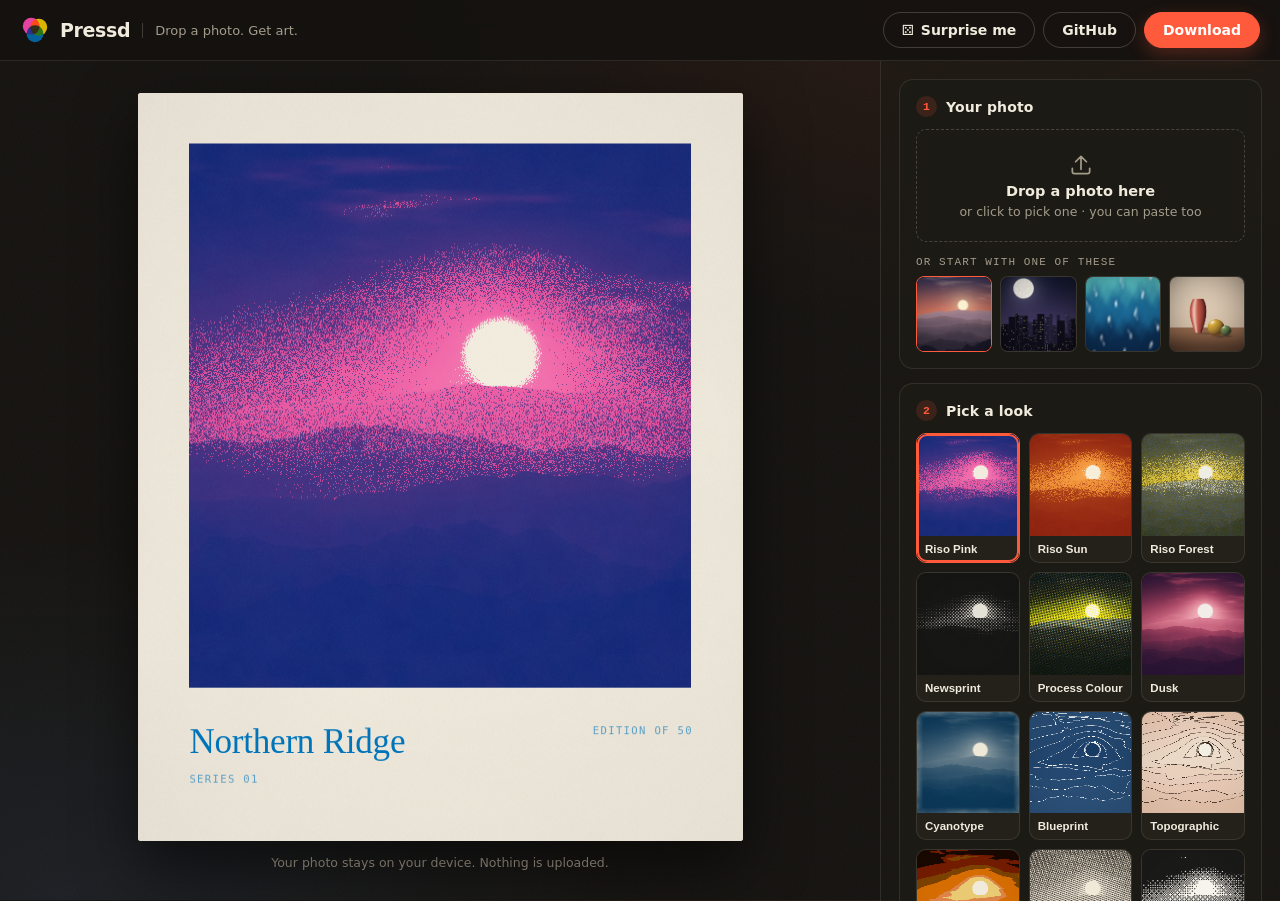
<file: index.html>
<!doctype html>
<html lang="en">
<head>
<meta charset="utf-8">
<meta name="viewport" content="width=device-width, initial-scale=1, viewport-fit=cover">
<title>Pressd — turn any photo into a print</title>
<meta name="description" content="Drop a photo and get a poster that looks like it came off a printing press. Risograph, halftone, screenprint, cyanotype and more. Free, no sign-up, and your photo never leaves your device.">
<meta name="theme-color" content="#14120f">
<link rel="icon" href="assets/favicon.svg" type="image/svg+xml">
<link rel="apple-touch-icon" href="assets/favicon.svg">
<link rel="canonical" href="https://rootium.github.io/Placeholder/">

<meta property="og:type" content="website">
<meta property="og:title" content="Pressd — turn any photo into a print">
<meta property="og:description" content="Drop a photo. Get art. Risograph, halftone, screenprint and more, straight in your browser.">
<meta property="og:url" content="https://rootium.github.io/Placeholder/">
<meta property="og:image" content="https://rootium.github.io/Placeholder/assets/og.png">
<meta name="twitter:card" content="summary_large_image">
<meta name="twitter:title" content="Pressd — turn any photo into a print">
<meta name="twitter:description" content="Drop a photo. Get art. Free, no sign-up, works offline.">
<meta name="twitter:image" content="https://rootium.github.io/Placeholder/assets/og.png">

<link rel="stylesheet" href="css/style.css">
</head>
<body>

<a class="skip" href="#stage">Skip to the poster</a>

<header class="topbar">
  <div class="brand">
    <img src="assets/logo.svg" alt="" width="30" height="30">
    <span class="brand-name">Pressd</span>
    <span class="brand-tag">Drop a photo. Get art.</span>
  </div>
  <div class="topbar-actions">
    <button type="button" class="btn ghost" id="btn-shuffle" title="Try a random look">
      <span aria-hidden="true">⚄</span><span class="btn-label">Surprise me</span>
    </button>
    <a class="btn ghost hide-sm" href="https://github.com/rootium/Placeholder" target="_blank" rel="noopener">GitHub</a>
    <button type="button" class="btn primary" id="btn-download">Download</button>
  </div>
</header>

<main class="workspace">

  <section class="stage" id="stage" aria-label="Your poster">
    <div class="stage-frame">
      <canvas id="poster" aria-label="Poster preview"></canvas>
      <div class="stage-badge" id="stage-badge">Riso Pink</div>
    </div>
    <p class="stage-note" id="stage-note">Your photo stays on your device. Nothing is uploaded.</p>
  </section>

  <aside class="panel" aria-label="Controls">

    <section class="card">
      <h2><span class="step">1</span> Your photo</h2>
      <div class="drop" id="drop" tabindex="0" role="button" aria-label="Choose a photo">
        <svg viewBox="0 0 24 24" width="26" height="26" aria-hidden="true" fill="none" stroke="currentColor" stroke-width="1.6" stroke-linecap="round" stroke-linejoin="round">
          <path d="M12 16V4M12 4 7 9M12 4l5 5"/><path d="M4 15v3a2 2 0 0 0 2 2h12a2 2 0 0 0 2-2v-3"/>
        </svg>
        <strong>Drop a photo here</strong>
        <span>or click to pick one · you can paste too</span>
      </div>
      <input type="file" id="file" accept="image/*" hidden>
      <p class="label">Or start with one of these</p>
      <div class="samples" id="samples"></div>
    </section>

    <section class="card">
      <h2><span class="step">2</span> Pick a look</h2>
      <div class="swatches" id="swatches" role="radiogroup" aria-label="Print style"></div>
    </section>

    <section class="card">
      <h2><span class="step">3</span> Add words <small>optional</small></h2>
      <label class="field">
        <span>Title</span>
        <input type="text" id="txt-title" maxlength="60" placeholder="Northern Ridge">
      </label>
      <div class="field-row">
        <label class="field">
          <span>Small line</span>
          <input type="text" id="txt-subtitle" maxlength="40" placeholder="Series 01">
        </label>
        <label class="field">
          <span>Corner note</span>
          <input type="text" id="txt-caption" maxlength="40" placeholder="Edition of 50">
        </label>
      </div>
    </section>

    <section class="card">
      <h2><span class="step">4</span> Shape</h2>
      <p class="label">Layout</p>
      <div class="chips" id="layouts" role="radiogroup" aria-label="Layout"></div>
      <p class="label">Paper size</p>
      <div class="chips" id="sizes" role="radiogroup" aria-label="Paper size"></div>
    </section>

    <details class="card accordion" id="tune">
      <summary><h2>Fine tune</h2><span class="chev" aria-hidden="true">▾</span></summary>
      <div class="accordion-body">
        <div class="sliders" id="sliders"></div>

        <p class="label">Ink colours</p>
        <div class="inks" id="inks"></div>

        <label class="switch">
          <input type="checkbox" id="opt-deckle">
          <span>Torn paper edge</span>
        </label>
        <button type="button" class="btn ghost wide" id="btn-reset">Reset this look</button>
      </div>
    </details>

    <section class="card">
      <h2><span class="step">5</span> Take it home</h2>
      <div class="field-row">
        <label class="field">
          <span>Quality</span>
          <select id="export-size">
            <option value="1080">Web — 1080px</option>
            <option value="2000" selected>Big — 2000px</option>
            <option value="3000">Print — 3000px</option>
            <option value="4000">Huge — 4000px</option>
          </select>
        </label>
        <label class="field">
          <span>File</span>
          <select id="export-format">
            <option value="image/png" selected>PNG</option>
            <option value="image/jpeg">JPG</option>
          </select>
        </label>
      </div>
      <button type="button" class="btn primary wide" id="btn-download-2">Download poster</button>
      <p class="fineprint">Free. No account. Yours to print, post or sell.</p>
    </section>

    <footer class="foot">
      <p><strong>Pressd</strong> — made for people who like paper.</p>
      <p>
        <a href="https://github.com/rootium/Placeholder">Source</a> ·
        <a href="https://github.com/rootium/Placeholder/blob/claude/app-idea-launch-plan-o3gxhj/docs/PLAN.md">The plan</a> ·
        <a href="https://github.com/rootium/Placeholder/issues">Report a bug</a>
      </p>
    </footer>

  </aside>
</main>

<div class="busy" id="busy" hidden>
  <div class="busy-box">
    <div class="press"><span></span><span></span><span></span></div>
    <p id="busy-text">Printing…</p>
  </div>
</div>

<div class="toast" id="toast" role="status" aria-live="polite" hidden></div>

<script type="module" src="js/main.js"></script>
</body>
</html>
</file>
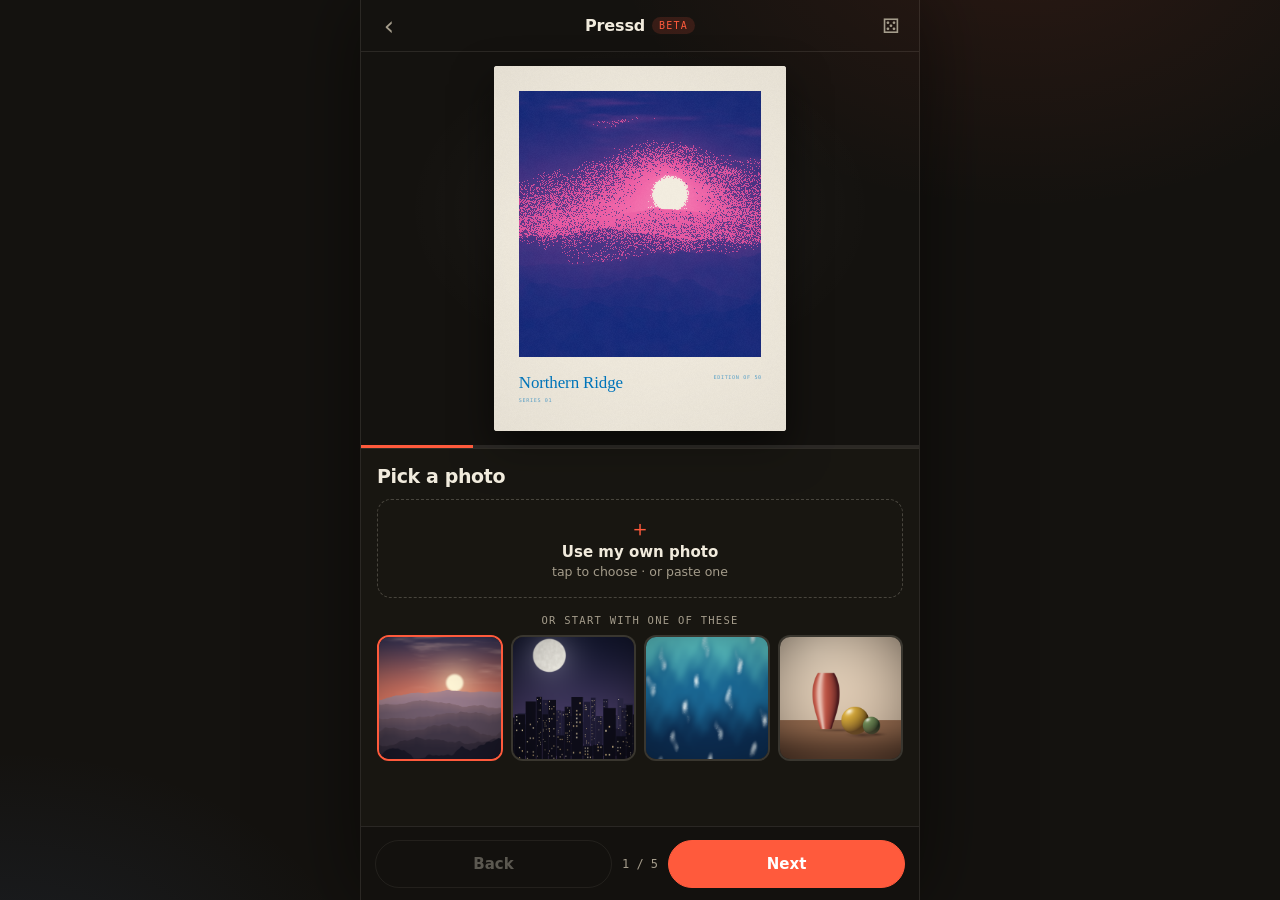
<file: beta.html>
<!doctype html>
<html lang="en">
<head>
<meta charset="utf-8">
<meta name="viewport" content="width=device-width, initial-scale=1, viewport-fit=cover">
<title>Pressd Beta — one step at a time</title>
<meta name="description" content="The step-by-step version of Pressd. Preview on top, one choice at a time, next and back at the bottom.">
<meta name="theme-color" content="#14120f">
<meta name="robots" content="noindex">
<link rel="icon" href="assets/favicon.svg" type="image/svg+xml">
<link rel="stylesheet" href="css/beta.css">
</head>
<body>

<div class="app">

  <header class="bar">
    <a class="back-link" href="index.html" title="Back to the full version">‹</a>
    <div class="bar-mid">
      <strong>Pressd</strong>
      <span class="beta">beta</span>
    </div>
    <button type="button" class="icon-btn" id="btn-shuffle" title="Surprise me">⚄</button>
  </header>

  <!-- 1. The preview never moves. -->
  <section class="preview" id="preview">
    <canvas id="poster"></canvas>
  </section>

  <div class="progress" aria-hidden="true"><i id="progress-fill"></i></div>

  <!-- 2. The choices for this step. -->
  <main class="step" id="step">

    <section class="pane" data-step="photo" hidden>
      <h2>Pick a photo</h2>
      <button type="button" class="drop" id="drop">
        <span class="drop-icon">＋</span>
        <strong>Use my own photo</strong>
        <small>tap to choose · or paste one</small>
      </button>
      <input type="file" id="file" accept="image/*" hidden>
      <p class="or">or start with one of these</p>
      <div class="grid-4" id="samples"></div>
    </section>

    <section class="pane" data-step="look" hidden>
      <h2>Pick a look</h2>
      <p class="hint" id="look-hint">Every one is rendered on your photo.</p>
      <div class="grid-2" id="swatches" role="radiogroup" aria-label="Print style"></div>
    </section>

    <section class="pane" data-step="shape" hidden>
      <h2>Pick a shape</h2>
      <p class="sub">Layout</p>
      <div class="chips" id="layouts" role="radiogroup" aria-label="Layout"></div>
      <p class="sub">Paper size</p>
      <div class="chips" id="sizes" role="radiogroup" aria-label="Paper size"></div>
    </section>

    <section class="pane" data-step="words" hidden>
      <h2>Add words</h2>
      <p class="hint">All optional. Leave them blank for just the picture.</p>
      <label class="field">
        <span>Title</span>
        <input type="text" id="txt-title" maxlength="60" placeholder="Northern Ridge">
      </label>
      <label class="field">
        <span>Small line</span>
        <input type="text" id="txt-subtitle" maxlength="40" placeholder="Series 01">
      </label>
      <label class="field">
        <span>Corner note</span>
        <input type="text" id="txt-caption" maxlength="40" placeholder="Edition of 50">
      </label>
    </section>

    <section class="pane" data-step="save" hidden>
      <h2>Take it home</h2>
      <p class="sub">Size</p>
      <div class="chips" id="qualities" role="radiogroup" aria-label="Quality"></div>
      <p class="sub">File</p>
      <div class="chips" id="formats" role="radiogroup" aria-label="File type"></div>
      <button type="button" class="big-btn" id="btn-download">Download poster</button>
      <p class="hint center">Free. No account. Your photo never left this phone.</p>
    </section>

  </main>

  <!-- 3. Back and next, always in the same place. -->
  <nav class="nav">
    <button type="button" class="nav-btn" id="btn-prev">Back</button>
    <span class="counter" id="counter">1 / 5</span>
    <button type="button" class="nav-btn primary" id="btn-next">Next</button>
  </nav>

</div>

<div class="busy" id="busy" hidden>
  <div class="press"><span></span><span></span><span></span></div>
  <p id="busy-text">Printing…</p>
</div>

<div class="toast" id="toast" role="status" aria-live="polite" hidden></div>

<script type="module" src="js/beta.js"></script>
</body>
</html>
</file>
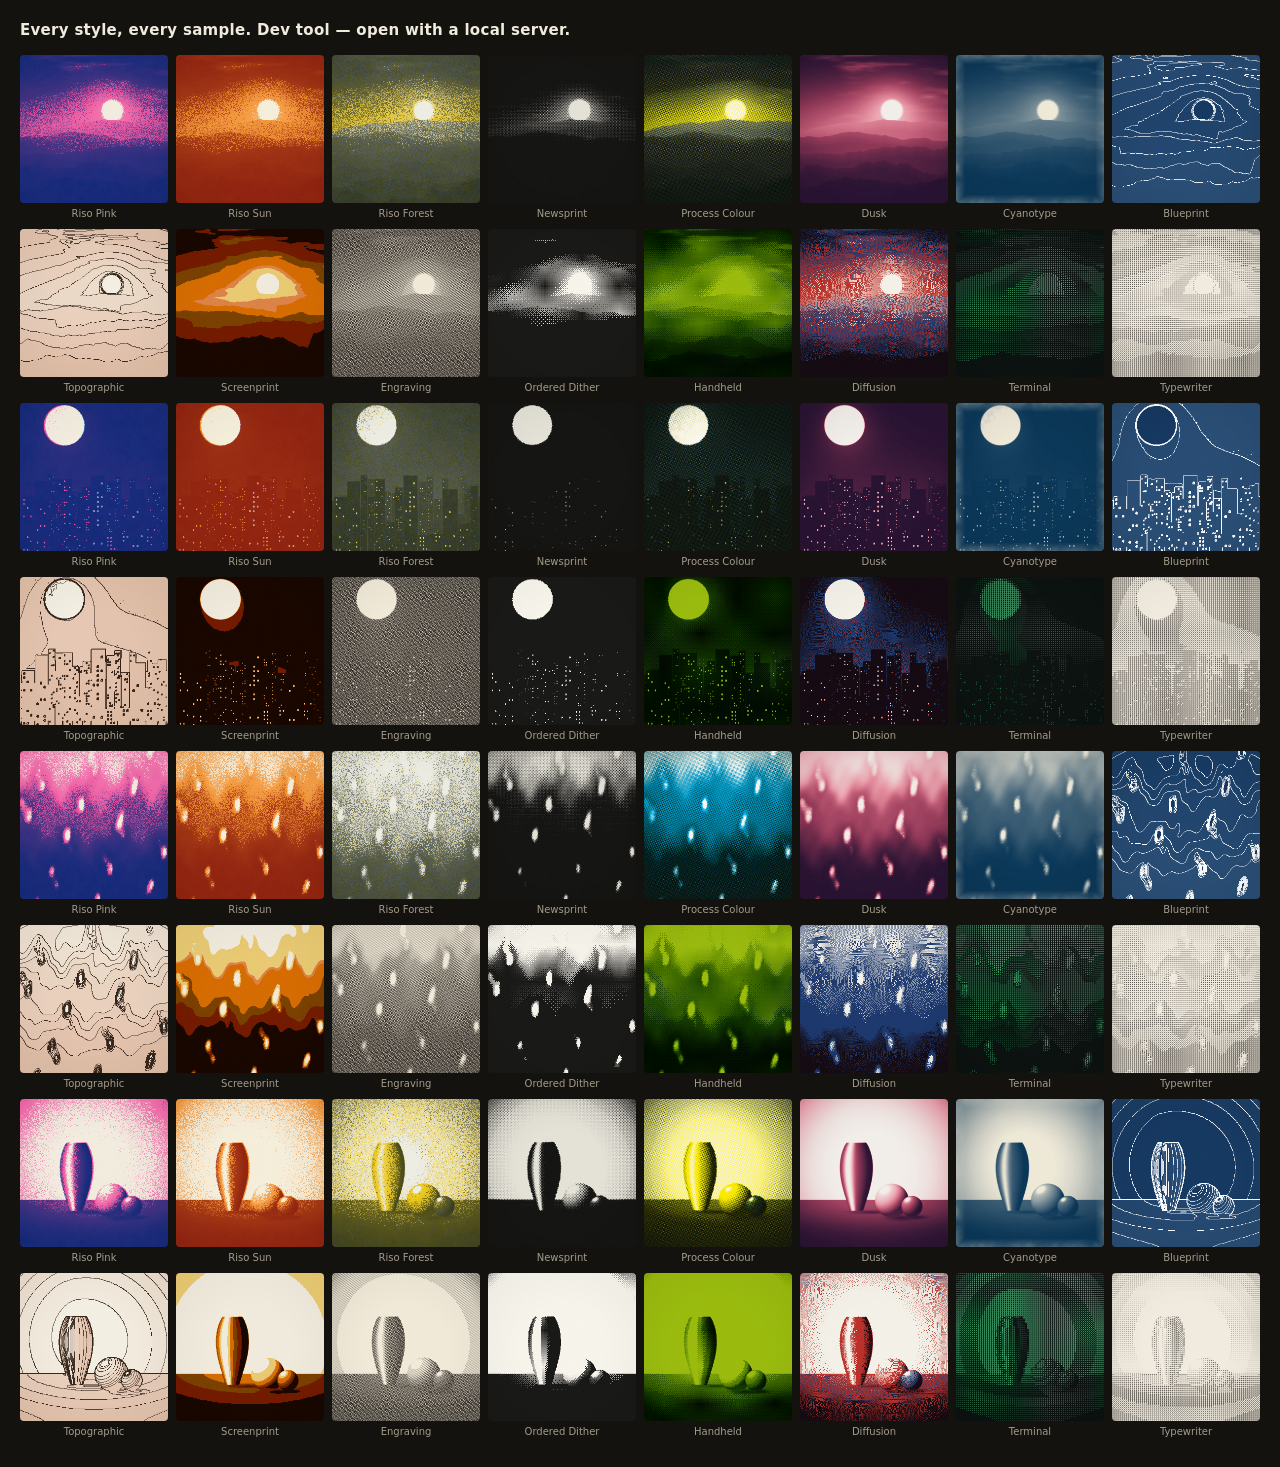
<file: tools/contact-sheet.html>
<!doctype html>
<html lang="en">
<head>
<meta charset="utf-8">
<title>Pressd — contact sheet</title>
<style>
  body { margin: 0; padding: 20px; background: #14120f; color: #f1ebdd;
         font: 13px/1.4 system-ui, sans-serif; }
  h1 { font-size: 15px; margin: 0 0 14px; letter-spacing: .02em; }
  .row { display: grid; grid-template-columns: repeat(8, 1fr); gap: 8px; margin-bottom: 8px; }
  figure { margin: 0; }
  canvas { width: 100%; display: block; border-radius: 4px; }
  figcaption { font-size: 10px; color: #a49c8b; padding-top: 4px; text-align: center; }
</style>
</head>
<body>
<h1>Every style, every sample. Dev tool — open with a local server.</h1>
<div id="out"></div>

<script type="module">
import { PRESETS } from '../js/presets.js';
import { renderPoster } from '../js/render/pipeline.js';
import { SAMPLES, defaults, adoptPreset } from '../js/state.js';

const out = document.getElementById('out');
const SIZE = Number(new URLSearchParams(location.search).get('size') || 300);

function loadImage(src) {
  return new Promise((res, rej) => {
    const i = new Image();
    i.onload = () => res(i);
    i.onerror = rej;
    i.src = src;
  });
}

for (const sample of SAMPLES) {
  const image = await loadImage(`../${sample.src}`);
  const row = document.createElement('div');
  row.className = 'row';
  for (const preset of PRESETS) {
    const settings = adoptPreset(defaults(), preset.id);
    settings.size = 'square';
    settings.layout = 'bleed';
    const canvas = renderPoster({ image, preset, settings, text: {}, longEdge: SIZE });
    const fig = document.createElement('figure');
    const c = document.createElement('canvas');
    c.width = canvas.width;
    c.height = canvas.height;
    c.getContext('2d').drawImage(canvas, 0, 0);
    const cap = document.createElement('figcaption');
    cap.textContent = preset.label;
    fig.append(c, cap);
    row.append(fig);
  }
  out.append(row);
  await new Promise((r) => setTimeout(r, 0));
}
document.body.dataset.done = '1';
</script>
</body>
</html>
</file>
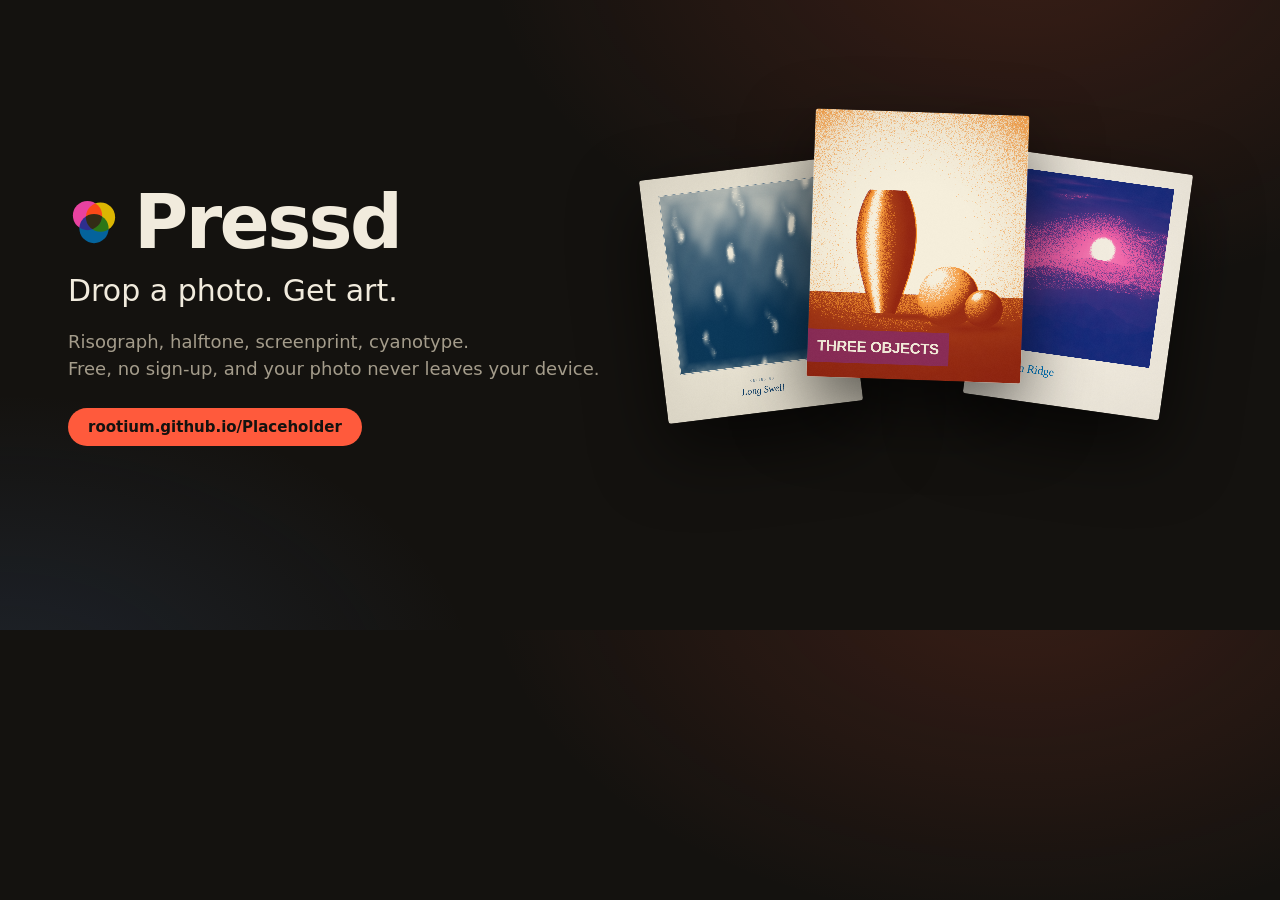
<file: tools/promo.html>
<!doctype html>
<html lang="en">
<head>
<meta charset="utf-8">
<title>Pressd — promo art</title>
<style>
  * { box-sizing: border-box; margin: 0; }
  body {
    background: #14120f;
    color: #f1ebdd;
    font-family: system-ui, -apple-system, "Segoe UI", Roboto, sans-serif;
    overflow: hidden;
    background-image:
      radial-gradient(900px 600px at 80% -10%, rgba(255,90,60,.16), transparent 60%),
      radial-gradient(800px 500px at 0% 110%, rgba(91,141,214,.14), transparent 60%);
  }
  .og { width: 1200px; height: 630px; display: grid; grid-template-columns: 1fr 1fr;
        align-items: center; padding: 0 0 0 68px; gap: 10px; }
  .words h1 { font-size: 74px; letter-spacing: -.035em; font-weight: 800; line-height: 1; }
  .words p.tag { font-size: 30px; color: #f1ebdd; margin-top: 14px; font-weight: 500; }
  .words p.sub { font-size: 18px; color: #a49c8b; margin-top: 20px; line-height: 1.5; }
  .mark { display: flex; align-items: center; gap: 14px; }
  .pill { display: inline-block; margin-top: 26px; font-size: 15px; color: #14120f;
          background: #ff5a3c; padding: 10px 20px; border-radius: 999px; font-weight: 700; }
  .fan { position: relative; height: 100%; }
  .fan canvas { position: absolute; border-radius: 3px;
                box-shadow: 0 30px 70px rgba(0,0,0,.6); }

  .strip { width: 1600px; height: 560px; display: flex; align-items: center;
           justify-content: center; gap: 26px; padding: 0 40px; }
  .strip figure { text-align: center; }
  .strip canvas { border-radius: 3px; box-shadow: 0 22px 50px rgba(0,0,0,.55); display: block; }
  .strip figcaption { margin-top: 14px; font-size: 14px; color: #a49c8b;
                      font-family: ui-monospace, Menlo, monospace;
                      letter-spacing: .14em; text-transform: uppercase; }
</style>
</head>
<body>
<div id="root"></div>

<script type="module">
import { PRESET_BY_ID } from '../js/presets.js';
import { renderPoster } from '../js/render/pipeline.js';
import { defaults, adoptPreset } from '../js/state.js';

const mode = new URLSearchParams(location.search).get('mode') || 'og';
const root = document.getElementById('root');

const loadImage = (src) => new Promise((res, rej) => {
  const i = new Image();
  i.onload = () => res(i);
  i.onerror = rej;
  i.src = src;
});

function poster({ image, presetId, layout, size, text, longEdge }) {
  const preset = PRESET_BY_ID[presetId];
  const settings = adoptPreset(defaults(), presetId);
  settings.layout = layout;
  settings.size = size;
  const canvas = renderPoster({ image, preset, settings, text, longEdge });
  const c = document.createElement('canvas');
  c.width = canvas.width;
  c.height = canvas.height;
  c.getContext('2d').drawImage(canvas, 0, 0);
  return c;
}

const still = await loadImage('../assets/samples/still-life.png');
const ridge = await loadImage('../assets/samples/ridge.png');
const waves = await loadImage('../assets/samples/waves.png');
const city = await loadImage('../assets/samples/city.png');

if (mode === 'og') {
  root.innerHTML = `
    <div class="og">
      <div class="words">
        <div class="mark"><img src="../assets/logo.svg" width="52" height="52" alt=""><h1>Pressd</h1></div>
        <p class="tag">Drop a photo. Get art.</p>
        <p class="sub">Risograph, halftone, screenprint, cyanotype.<br>Free, no sign-up, and your photo never leaves your device.</p>
        <span class="pill">rootium.github.io/Placeholder</span>
      </div>
      <div class="fan" id="fan"></div>
    </div>`;
  const fan = document.getElementById('fan');
  const specs = [
    { image: waves, presetId: 'cyanotype', layout: 'museum', text: { title: 'Long Swell', subtitle: 'Series 03' },
      css: 'left:14px; top:168px; transform:rotate(-7deg); width:196px;' },
    { image: still, presetId: 'riso-sun', layout: 'zine', text: { title: 'Three Objects' },
      css: 'left:172px; top:112px; transform:rotate(2deg); width:214px; z-index:2;' },
    { image: ridge, presetId: 'riso-pink', layout: 'gallery', text: { title: 'Northern Ridge', subtitle: 'Series 01' },
      css: 'left:340px; top:160px; transform:rotate(8deg); width:198px;' },
  ];
  for (const s of specs) {
    const c = poster({ ...s, size: 'portrait', longEdge: 900 });
    c.style.cssText = s.css;
    fan.append(c);
  }
} else {
  const specs = [
    { image: ridge, presetId: 'riso-pink', layout: 'gallery', label: 'Riso Pink',
      text: { title: 'Northern Ridge', subtitle: 'Series 01' } },
    { image: still, presetId: 'newsprint', layout: 'swiss', label: 'Newsprint',
      text: { title: 'Three Objects', subtitle: 'Series 04', caption: 'Edition of 50' } },
    { image: city, presetId: 'blueprint', layout: 'index', label: 'Blueprint',
      text: { title: 'Nine Til Late', subtitle: 'Series 02' } },
    { image: waves, presetId: 'screenprint', layout: 'museum', label: 'Screenprint',
      text: { title: 'Long Swell', subtitle: 'Series 03' } },
    { image: still, presetId: 'engraving', layout: 'zine', label: 'Engraving',
      text: { title: 'Three Objects' } },
  ];
  const strip = document.createElement('div');
  strip.className = 'strip';
  for (const s of specs) {
    const fig = document.createElement('figure');
    const c = poster({ ...s, size: 'portrait', longEdge: 880 });
    c.style.width = '250px';
    const cap = document.createElement('figcaption');
    cap.textContent = s.label;
    fig.append(c, cap);
    strip.append(fig);
  }
  root.append(strip);
}
document.body.dataset.done = '1';
</script>
</body>
</html>
</file>
<file: css/style.css>
/* Pressd — studio dark, paper warm. */

:root {
  --ink: #14120f;
  --ink-2: #1c1a15;
  --ink-3: #24211b;
  --line: rgba(244, 236, 220, 0.10);
  --line-strong: rgba(244, 236, 220, 0.20);
  --paper: #f5efe2;
  --text: #f1ebdd;
  --muted: #a49c8b;
  --accent: #ff5a3c;
  --accent-soft: rgba(255, 90, 60, 0.14);
  --blue: #5b8dd6;
  --radius: 14px;
  --radius-sm: 10px;
  --shadow: 0 24px 60px rgba(0, 0, 0, 0.55);
  --panel-w: 400px;
  --sans: system-ui, -apple-system, "Segoe UI", Roboto, "Helvetica Neue", Arial, sans-serif;
  --mono: ui-monospace, SFMono-Regular, "SF Mono", Menlo, Consolas, monospace;
}

* { box-sizing: border-box; }

html, body { height: 100%; }

body {
  margin: 0;
  font-family: var(--sans);
  color: var(--text);
  background: var(--ink);
  /* A faint fibre over the whole app, so the UI feels like stock too. */
  background-image:
    radial-gradient(1100px 700px at 78% -10%, rgba(255, 90, 60, 0.10), transparent 60%),
    radial-gradient(900px 600px at 5% 100%, rgba(91, 141, 214, 0.10), transparent 60%),
    url("data:image/svg+xml,%3Csvg xmlns='http://www.w3.org/2000/svg' width='160' height='160'%3E%3Cfilter id='n'%3E%3CfeTurbulence type='fractalNoise' baseFrequency='0.85' numOctaves='3'/%3E%3C/filter%3E%3Crect width='160' height='160' filter='url(%23n)' opacity='0.035'/%3E%3C/svg%3E");
  -webkit-font-smoothing: antialiased;
  text-rendering: optimizeLegibility;
}

h1, h2, h3 { margin: 0; font-weight: 650; letter-spacing: -0.01em; }

a { color: inherit; }

.skip {
  position: absolute;
  left: -9999px;
}
.skip:focus {
  left: 12px; top: 12px; z-index: 100;
  background: var(--accent); color: #fff;
  padding: 10px 16px; border-radius: 8px;
}

/* ---------------------------------------------------------------- topbar */

.topbar {
  position: sticky;
  top: 0;
  z-index: 30;
  display: flex;
  align-items: center;
  justify-content: space-between;
  gap: 16px;
  padding: 12px 20px;
  background: rgba(20, 18, 15, 0.82);
  backdrop-filter: blur(14px);
  border-bottom: 1px solid var(--line);
}

.brand { display: flex; align-items: center; gap: 10px; min-width: 0; }
.brand img { display: block; }

.brand-name {
  font-size: 19px;
  font-weight: 750;
  letter-spacing: -0.02em;
}

.brand-tag {
  color: var(--muted);
  font-size: 13px;
  padding-left: 12px;
  margin-left: 2px;
  border-left: 1px solid var(--line-strong);
  white-space: nowrap;
}

.topbar-actions { display: flex; gap: 8px; align-items: center; }

/* ---------------------------------------------------------------- buttons */

.btn {
  font: inherit;
  font-size: 14px;
  font-weight: 600;
  border-radius: 999px;
  padding: 9px 18px;
  border: 1px solid var(--line-strong);
  background: transparent;
  color: var(--text);
  cursor: pointer;
  text-decoration: none;
  display: inline-flex;
  align-items: center;
  gap: 7px;
  transition: background 0.15s ease, border-color 0.15s ease, transform 0.08s ease;
  white-space: nowrap;
}
.btn:hover { background: rgba(244, 236, 220, 0.07); border-color: var(--line-strong); }
.btn:active { transform: translateY(1px); }

.btn.primary {
  background: var(--accent);
  border-color: var(--accent);
  color: #fff;
  box-shadow: 0 6px 18px rgba(255, 90, 60, 0.25);
}
.btn.primary:hover { background: #ff6d52; border-color: #ff6d52; }
.btn.wide { width: 100%; justify-content: center; padding: 13px 18px; font-size: 15px; }

:focus-visible {
  outline: 2px solid var(--accent);
  outline-offset: 2px;
}

/* ---------------------------------------------------------------- layout */

/* On desktop the two panes own the viewport and the controls scroll inside
   their own column, so the poster is never scrolled out from under you. */
.workspace {
  display: grid;
  grid-template-columns: minmax(0, 1fr) var(--panel-w);
  /* minmax(0, 1fr) pins the row to the viewport. Without it the canvas's own
     intrinsic size grows the row, which we then measure to size the canvas —
     and the two chase each other bigger on every repaint. */
  grid-template-rows: minmax(0, 1fr);
  gap: 0;
  height: calc(100vh - 60px);
  overflow: hidden;
}

.stage {
  height: 100%;
  min-height: 0;
  overflow: hidden;
  display: flex;
  flex-direction: column;
  align-items: center;
  justify-content: center;
  gap: 14px;
  padding: 26px;
  min-width: 0;
}

.stage-frame { position: relative; max-width: 100%; max-height: calc(100% - 40px); }

#poster {
  display: block;
  max-width: 100%;
  max-height: 100%;
  width: auto;
  height: auto;
  border-radius: 3px;
  box-shadow: var(--shadow);
  background: var(--paper);
}

.stage-badge {
  position: absolute;
  top: 12px;
  left: 12px;
  font-family: var(--mono);
  font-size: 11px;
  letter-spacing: 0.10em;
  text-transform: uppercase;
  padding: 6px 10px;
  border-radius: 999px;
  background: rgba(20, 18, 15, 0.72);
  color: var(--text);
  backdrop-filter: blur(8px);
  pointer-events: none;
  opacity: 0;
  transition: opacity 0.25s ease;
}
.stage-frame:hover .stage-badge { opacity: 1; }

.stage-note {
  margin: 0;
  color: var(--muted);
  font-size: 12.5px;
  text-align: center;
}

/* ---------------------------------------------------------------- panel */

.panel {
  border-left: 1px solid var(--line);
  background: rgba(28, 26, 21, 0.55);
  padding: 18px;
  display: flex;
  flex-direction: column;
  gap: 14px;
  height: 100%;
  min-height: 0;
  overflow-y: auto;
  overscroll-behavior: contain;
}

.card {
  background: var(--ink-2);
  border: 1px solid var(--line);
  border-radius: var(--radius);
  padding: 16px;
}

.card h2 {
  font-size: 14px;
  letter-spacing: 0.01em;
  display: flex;
  align-items: center;
  gap: 9px;
  margin-bottom: 12px;
}
.card h2 small {
  font-weight: 400;
  color: var(--muted);
  font-size: 12px;
  letter-spacing: 0;
}

.step {
  display: grid;
  place-items: center;
  width: 21px;
  height: 21px;
  border-radius: 50%;
  background: var(--accent-soft);
  color: var(--accent);
  font-size: 11.5px;
  font-weight: 700;
  font-family: var(--mono);
}

.label {
  margin: 14px 0 8px;
  font-size: 11px;
  letter-spacing: 0.10em;
  text-transform: uppercase;
  color: var(--muted);
  font-family: var(--mono);
}
.label:first-child { margin-top: 0; }

/* ---------------------------------------------------------------- dropzone */

.drop {
  display: flex;
  flex-direction: column;
  align-items: center;
  justify-content: center;
  gap: 5px;
  text-align: center;
  padding: 22px 16px;
  border: 1.5px dashed var(--line-strong);
  border-radius: var(--radius-sm);
  color: var(--muted);
  cursor: pointer;
  transition: border-color 0.15s ease, background 0.15s ease, color 0.15s ease;
}
.drop strong { color: var(--text); font-size: 14.5px; font-weight: 600; }
.drop span { font-size: 12.5px; }
.drop:hover, .drop:focus-visible { border-color: var(--accent); color: var(--text); background: var(--accent-soft); }
.drop.over { border-color: var(--accent); background: var(--accent-soft); color: var(--text); }

body.dragging .drop { border-color: var(--accent); }

.samples { display: grid; grid-template-columns: repeat(4, 1fr); gap: 8px; }

.samples button {
  padding: 0;
  border: 1px solid var(--line);
  border-radius: 8px;
  overflow: hidden;
  background: var(--ink-3);
  cursor: pointer;
  aspect-ratio: 1;
  transition: border-color 0.15s ease, transform 0.1s ease;
}
.samples button:hover { transform: translateY(-2px); border-color: var(--line-strong); }
.samples button[aria-pressed="true"] { border-color: var(--accent); }
.samples img { width: 100%; height: 100%; object-fit: cover; display: block; }

/* ---------------------------------------------------------------- swatches */

.swatches {
  display: grid;
  grid-template-columns: repeat(3, 1fr);
  gap: 9px;
}

.swatch {
  padding: 0;
  border: 1.5px solid var(--line);
  border-radius: var(--radius-sm);
  overflow: hidden;
  background: var(--ink-3);
  cursor: pointer;
  text-align: left;
  transition: border-color 0.15s ease, transform 0.1s ease;
  position: relative;
}
.swatch:hover { transform: translateY(-2px); }
.swatch[aria-checked="true"] { border-color: var(--accent); }
.swatch[aria-checked="true"]::after {
  content: "";
  position: absolute;
  inset: 0;
  border: 2px solid var(--accent);
  border-radius: inherit;
  pointer-events: none;
}

.swatch canvas, .swatch .ph {
  display: block;
  width: 100%;
  aspect-ratio: 1;
  object-fit: cover;
  background: linear-gradient(135deg, var(--ink-3), #2e2a22);
}

.swatch b {
  display: block;
  font-size: 11.5px;
  font-weight: 600;
  padding: 7px 8px;
  color: var(--text);
  white-space: nowrap;
  overflow: hidden;
  text-overflow: ellipsis;
}

/* ---------------------------------------------------------------- chips */

.chips { display: flex; flex-wrap: wrap; gap: 7px; }

.chip {
  font: inherit;
  font-size: 12.5px;
  font-weight: 550;
  padding: 7px 13px;
  border-radius: 999px;
  border: 1px solid var(--line);
  background: transparent;
  color: var(--muted);
  cursor: pointer;
  transition: all 0.14s ease;
}
.chip:hover { color: var(--text); border-color: var(--line-strong); }
.chip[aria-checked="true"] {
  background: var(--accent-soft);
  border-color: var(--accent);
  color: var(--text);
}

/* ---------------------------------------------------------------- fields */

.field { display: flex; flex-direction: column; gap: 6px; margin-bottom: 10px; flex: 1; min-width: 0; }
.field:last-child { margin-bottom: 0; }

.field > span {
  font-size: 11px;
  letter-spacing: 0.09em;
  text-transform: uppercase;
  color: var(--muted);
  font-family: var(--mono);
}

.field input[type="text"], .field select {
  font: inherit;
  font-size: 14px;
  color: var(--text);
  background: var(--ink-3);
  border: 1px solid var(--line);
  border-radius: 9px;
  padding: 10px 11px;
  width: 100%;
  min-width: 0;
}
.field input::placeholder { color: rgba(164, 156, 139, 0.55); }
.field input:focus, .field select:focus { border-color: var(--accent); outline: none; }

.field select { appearance: none; cursor: pointer; padding-right: 28px;
  background-image: url("data:image/svg+xml,%3Csvg xmlns='http://www.w3.org/2000/svg' width='10' height='6' fill='none' stroke='%23a49c8b' stroke-width='1.6'%3E%3Cpath d='M1 1l4 4 4-4'/%3E%3C/svg%3E");
  background-repeat: no-repeat;
  background-position: right 11px center;
}

.field-row { display: flex; gap: 10px; }

/* ---------------------------------------------------------------- sliders */

.sliders { display: flex; flex-direction: column; gap: 13px; }

.slider-row { display: grid; grid-template-columns: 1fr auto; gap: 4px 10px; align-items: center; }

.slider-row label {
  font-size: 12.5px;
  color: var(--text);
  grid-column: 1;
}
.slider-row output {
  font-family: var(--mono);
  font-size: 11.5px;
  color: var(--muted);
  grid-column: 2;
}
.slider-row input { grid-column: 1 / -1; }

input[type="range"] {
  -webkit-appearance: none;
  appearance: none;
  width: 100%;
  height: 20px;
  background: transparent;
  cursor: pointer;
  margin: 0;
}
input[type="range"]::-webkit-slider-runnable-track {
  height: 3px;
  border-radius: 3px;
  background: var(--line-strong);
}
input[type="range"]::-moz-range-track {
  height: 3px;
  border-radius: 3px;
  background: var(--line-strong);
}
input[type="range"]::-webkit-slider-thumb {
  -webkit-appearance: none;
  width: 15px;
  height: 15px;
  margin-top: -6px;
  border-radius: 50%;
  background: var(--paper);
  border: 3px solid var(--accent);
  box-shadow: 0 2px 6px rgba(0, 0, 0, 0.4);
}
input[type="range"]::-moz-range-thumb {
  width: 15px;
  height: 15px;
  border-radius: 50%;
  background: var(--paper);
  border: 3px solid var(--accent);
}

/* ---------------------------------------------------------------- inks */

.inks { display: flex; flex-wrap: wrap; gap: 8px; align-items: center; }

.ink-chip { position: relative; width: 34px; height: 34px; }
.ink-chip input {
  position: absolute;
  inset: 0;
  width: 100%;
  height: 100%;
  opacity: 0;
  cursor: pointer;
}
.ink-chip span {
  display: block;
  width: 100%;
  height: 100%;
  border-radius: 9px;
  border: 1px solid var(--line-strong);
  pointer-events: none;
}
.ink-chip small {
  position: absolute;
  bottom: -15px;
  left: 0;
  right: 0;
  text-align: center;
  font-size: 9px;
  color: var(--muted);
  font-family: var(--mono);
  text-transform: uppercase;
}
.inks { padding-bottom: 16px; }

/* ---------------------------------------------------------------- switch */

.switch {
  display: flex;
  align-items: center;
  gap: 9px;
  font-size: 13.5px;
  cursor: pointer;
  margin: 16px 0 12px;
}
.switch input { accent-color: var(--accent); width: 16px; height: 16px; cursor: pointer; }

/* ---------------------------------------------------------------- accordion */

.accordion summary {
  list-style: none;
  cursor: pointer;
  display: flex;
  align-items: center;
  justify-content: space-between;
}
.accordion summary::-webkit-details-marker { display: none; }
.accordion summary h2 { margin: 0; }
.accordion .chev { color: var(--muted); transition: transform 0.2s ease; }
.accordion[open] .chev { transform: rotate(180deg); }
.accordion-body { padding-top: 16px; }

/* ---------------------------------------------------------------- footer */

.foot {
  padding: 6px 4px 10px;
  text-align: center;
  color: var(--muted);
  font-size: 12.5px;
  display: flex;
  flex-direction: column;
  gap: 5px;
}
.foot strong { color: var(--text); }
.foot a { color: var(--muted); text-decoration: none; border-bottom: 1px solid var(--line-strong); }
.foot a:hover { color: var(--text); }

.fineprint { margin: 10px 0 0; font-size: 12px; color: var(--muted); text-align: center; }

/* ---------------------------------------------------------------- busy + toast */

.busy {
  position: fixed;
  inset: 0;
  z-index: 60;
  display: grid;
  place-items: center;
  background: rgba(15, 13, 11, 0.72);
  backdrop-filter: blur(5px);
}
.busy[hidden] { display: none; }

.busy-box {
  text-align: center;
  display: flex;
  flex-direction: column;
  align-items: center;
  gap: 16px;
}
.busy-box p { margin: 0; font-size: 14px; color: var(--text); }

/* Three ink drums coming down in sequence. */
.press { display: flex; gap: 8px; }
.press span {
  width: 13px;
  height: 13px;
  border-radius: 50%;
  animation: drum 1.1s ease-in-out infinite;
}
.press span:nth-child(1) { background: #ff48b0; }
.press span:nth-child(2) { background: #0078bf; animation-delay: 0.16s; }
.press span:nth-child(3) { background: #ffd400; animation-delay: 0.32s; }
@keyframes drum {
  0%, 100% { transform: translateY(0); opacity: 0.55; }
  40% { transform: translateY(-9px); opacity: 1; }
}

.toast {
  position: fixed;
  left: 50%;
  bottom: 26px;
  transform: translateX(-50%);
  z-index: 70;
  background: var(--ink-3);
  border: 1px solid var(--line-strong);
  color: var(--text);
  padding: 11px 18px;
  border-radius: 999px;
  font-size: 13.5px;
  box-shadow: var(--shadow);
}
.toast[hidden] { display: none; }

/* ---------------------------------------------------------------- responsive */

@media (max-width: 1080px) {
  :root { --panel-w: 350px; }
  .brand-tag { display: none; }
}

/* Below the split, everything stacks and the page scrolls normally again. */
@media (max-width: 900px) {
  .workspace {
    grid-template-columns: 1fr;
    height: auto;
    overflow: visible;
  }
  .stage {
    height: auto;
    min-height: 54vh;
    padding: 18px;
  }
  .stage-frame { max-height: 62vh; }
  #poster { max-height: 62vh; }
  .panel {
    border-left: none;
    border-top: 1px solid var(--line);
    height: auto;
    overflow: visible;
  }
  .stage-badge { opacity: 1; }
  .hide-sm { display: none; }
}

@media (max-width: 460px) {
  .topbar { padding: 10px 12px; gap: 8px; }
  .topbar-actions { flex-shrink: 0; }
  .brand { overflow: hidden; }
  .brand-name { font-size: 17px; }
  /* Not enough room for both words and a poster. The icon carries it. */
  .btn-label { display: none; }
  #btn-shuffle { padding: 9px 13px; }
  .btn { padding: 9px 15px; font-size: 13.5px; }
  .panel { padding: 14px; }
  .swatches { grid-template-columns: repeat(2, 1fr); }
  .field-row { flex-direction: column; gap: 0; }
}

@media (prefers-reduced-motion: reduce) {
  * { animation-duration: 0.01ms !important; transition-duration: 0.01ms !important; }
}
</file>
<file: css/beta.css>
/* Pressd beta — the step-by-step one.
   Three fixed bands: preview on top, choices in the middle, next/back at the
   bottom. Only the middle band ever scrolls. */

:root {
  --ink: #14120f;
  --ink-2: #1c1a15;
  --ink-3: #24211b;
  --line: rgba(244, 236, 220, 0.10);
  --line-strong: rgba(244, 236, 220, 0.22);
  --text: #f1ebdd;
  --muted: #a49c8b;
  --accent: #ff5a3c;
  --accent-soft: rgba(255, 90, 60, 0.15);
  --sans: system-ui, -apple-system, "Segoe UI", Roboto, "Helvetica Neue", Arial, sans-serif;
  --mono: ui-monospace, SFMono-Regular, "SF Mono", Menlo, Consolas, monospace;
  --bar-h: 52px;
  --nav-h: 74px;
  --step-h: 42dvh;
}

* { box-sizing: border-box; margin: 0; -webkit-tap-highlight-color: transparent; }

html, body { height: 100%; }

body {
  font-family: var(--sans);
  color: var(--text);
  background: var(--ink);
  background-image:
    radial-gradient(700px 500px at 80% -10%, rgba(255, 90, 60, 0.10), transparent 60%),
    radial-gradient(600px 400px at 0% 110%, rgba(91, 141, 214, 0.10), transparent 60%);
  -webkit-font-smoothing: antialiased;
  overflow: hidden;
}

/* dvh keeps the bottom bar above the phone's browser chrome. */
.app {
  height: 100dvh;
  max-width: 560px;
  margin: 0 auto;
  display: grid;
  grid-template-rows: var(--bar-h) minmax(0, 1fr) 3px var(--step-h) var(--nav-h);
  border-left: 1px solid var(--line);
  border-right: 1px solid var(--line);
}

/* ------------------------------------------------------------------ bar */

.bar {
  display: flex;
  align-items: center;
  justify-content: space-between;
  padding: 0 8px;
  border-bottom: 1px solid var(--line);
}

.bar-mid { display: flex; align-items: center; gap: 7px; font-size: 16px; letter-spacing: -0.01em; }

.beta {
  font-family: var(--mono);
  font-size: 10px;
  text-transform: uppercase;
  letter-spacing: 0.12em;
  color: var(--accent);
  background: var(--accent-soft);
  padding: 3px 7px;
  border-radius: 999px;
}

.back-link, .icon-btn {
  width: 40px;
  height: 40px;
  display: grid;
  place-items: center;
  border: none;
  background: transparent;
  color: var(--muted);
  font-size: 20px;
  text-decoration: none;
  border-radius: 10px;
  cursor: pointer;
  font-family: inherit;
}
.back-link { font-size: 26px; line-height: 1; }
.back-link:active, .icon-btn:active { background: rgba(244, 236, 220, 0.08); }

/* ------------------------------------------------------------- preview */

.preview {
  min-height: 0;
  display: grid;
  place-items: center;
  padding: 14px;
  background:
    radial-gradient(60% 60% at 50% 40%, rgba(255, 255, 255, 0.05), transparent 70%);
}

#poster {
  display: block;
  border-radius: 3px;
  box-shadow: 0 18px 40px rgba(0, 0, 0, 0.55);
  background: #f5efe2;
}

.progress { background: var(--line); }
.progress i {
  display: block;
  height: 3px;
  width: 20%;
  background: var(--accent);
  transition: width 0.28s cubic-bezier(0.22, 1, 0.36, 1);
}

/* ---------------------------------------------------------------- step */

.step {
  overflow-y: auto;
  overscroll-behavior: contain;
  -webkit-overflow-scrolling: touch;
  padding: 16px 16px 22px;
  border-top: 1px solid var(--line);
  background: rgba(28, 26, 21, 0.5);
  /* Fixed height, not auto. A taller step must never resize the preview —
     the whole point is that the poster sits still while you flick through. */
  height: 100%;
}

.pane[hidden] { display: none; }

.step h2 { font-size: 19px; font-weight: 680; letter-spacing: -0.02em; margin-bottom: 4px; }

.hint { color: var(--muted); font-size: 13px; margin-bottom: 14px; }
.hint.center { text-align: center; margin: 12px 0 0; }

.sub {
  font-family: var(--mono);
  font-size: 10.5px;
  text-transform: uppercase;
  letter-spacing: 0.12em;
  color: var(--muted);
  margin: 16px 0 9px;
}
.step h2 + .sub { margin-top: 12px; }

.or {
  font-family: var(--mono);
  font-size: 10.5px;
  text-transform: uppercase;
  letter-spacing: 0.12em;
  color: var(--muted);
  margin: 16px 0 9px;
  text-align: center;
}

/* dropzone */

.drop {
  width: 100%;
  margin-top: 12px;
  display: flex;
  flex-direction: column;
  align-items: center;
  gap: 3px;
  padding: 18px;
  border: 1.5px dashed var(--line-strong);
  border-radius: 14px;
  background: transparent;
  color: var(--muted);
  font-family: inherit;
  cursor: pointer;
}
.drop strong { color: var(--text); font-size: 15px; }
.drop small { font-size: 12.5px; }
.drop-icon { font-size: 22px; color: var(--accent); line-height: 1; }
.drop:active, .drop.over { background: var(--accent-soft); border-color: var(--accent); }

/* option grids */

.grid-4 { display: grid; grid-template-columns: repeat(4, 1fr); gap: 8px; }
.grid-2 { display: grid; grid-template-columns: repeat(2, 1fr); gap: 10px; }

.tile {
  padding: 0;
  border: 2px solid var(--line);
  border-radius: 12px;
  overflow: hidden;
  background: var(--ink-3);
  cursor: pointer;
  font-family: inherit;
  text-align: left;
  display: block;
}
.tile img, .tile canvas, .tile .ph {
  display: block;
  width: 100%;
  aspect-ratio: 1;
  object-fit: cover;
  background: linear-gradient(135deg, var(--ink-3), #2e2a22);
}
.tile b {
  display: block;
  font-size: 12.5px;
  font-weight: 600;
  padding: 8px 9px;
  color: var(--text);
  white-space: nowrap;
  overflow: hidden;
  text-overflow: ellipsis;
}
.tile[aria-checked="true"], .tile[aria-pressed="true"] { border-color: var(--accent); }

/* chips */

.chips { display: flex; flex-wrap: wrap; gap: 8px; }

.chip {
  font-family: inherit;
  font-size: 14px;
  font-weight: 550;
  padding: 11px 16px;
  border-radius: 999px;
  border: 1.5px solid var(--line);
  background: transparent;
  color: var(--muted);
  cursor: pointer;
}
.chip[aria-checked="true"] {
  background: var(--accent-soft);
  border-color: var(--accent);
  color: var(--text);
}

/* fields */

.field { display: block; margin-bottom: 12px; }
.field span {
  display: block;
  font-family: var(--mono);
  font-size: 10.5px;
  text-transform: uppercase;
  letter-spacing: 0.1em;
  color: var(--muted);
  margin-bottom: 6px;
}
.field input {
  width: 100%;
  font-family: inherit;
  font-size: 16px; /* 16px stops iOS zooming the page on focus */
  color: var(--text);
  background: var(--ink-3);
  border: 1.5px solid var(--line);
  border-radius: 11px;
  padding: 12px 13px;
}
.field input:focus { border-color: var(--accent); outline: none; }

.big-btn {
  width: 100%;
  margin-top: 18px;
  font-family: inherit;
  font-size: 16px;
  font-weight: 700;
  color: #fff;
  background: var(--accent);
  border: none;
  border-radius: 14px;
  padding: 16px;
  cursor: pointer;
  box-shadow: 0 8px 22px rgba(255, 90, 60, 0.28);
}
.big-btn:active { transform: translateY(1px); }

/* ----------------------------------------------------------------- nav */

.nav {
  display: grid;
  grid-template-columns: 1fr auto 1fr;
  align-items: center;
  gap: 10px;
  padding: 12px 14px calc(12px + env(safe-area-inset-bottom));
  border-top: 1px solid var(--line);
  background: rgba(20, 18, 15, 0.92);
  backdrop-filter: blur(12px);
}

.nav-btn {
  font-family: inherit;
  font-size: 15px;
  font-weight: 650;
  padding: 14px 10px;
  border-radius: 999px;
  border: 1.5px solid var(--line-strong);
  background: transparent;
  color: var(--text);
  cursor: pointer;
}
.nav-btn.primary {
  background: var(--accent);
  border-color: var(--accent);
  color: #fff;
}
.nav-btn:disabled { opacity: 0.32; cursor: default; }
.nav-btn:active:not(:disabled) { transform: translateY(1px); }

.counter { font-family: var(--mono); font-size: 12px; color: var(--muted); }

/* -------------------------------------------------------- busy + toast */

.busy {
  position: fixed;
  inset: 0;
  z-index: 50;
  display: grid;
  place-items: center;
  gap: 14px;
  align-content: center;
  background: rgba(15, 13, 11, 0.78);
  backdrop-filter: blur(4px);
}
.busy[hidden] { display: none; }
.busy p { font-size: 14px; text-align: center; padding: 0 30px; }

.press { display: flex; gap: 8px; }
.press span { width: 13px; height: 13px; border-radius: 50%; animation: drum 1.1s ease-in-out infinite; }
.press span:nth-child(1) { background: #ff48b0; }
.press span:nth-child(2) { background: #0078bf; animation-delay: 0.16s; }
.press span:nth-child(3) { background: #ffd400; animation-delay: 0.32s; }
@keyframes drum {
  0%, 100% { transform: translateY(0); opacity: 0.55; }
  40% { transform: translateY(-9px); opacity: 1; }
}

.toast {
  position: fixed;
  left: 50%;
  bottom: calc(var(--nav-h) + 16px);
  transform: translateX(-50%);
  z-index: 60;
  background: var(--ink-3);
  border: 1px solid var(--line-strong);
  padding: 11px 18px;
  border-radius: 999px;
  font-size: 13.5px;
  max-width: 88vw;
  text-align: center;
  box-shadow: 0 16px 40px rgba(0, 0, 0, 0.5);
}
.toast[hidden] { display: none; }

:focus-visible { outline: 2px solid var(--accent); outline-offset: 2px; }

/* Short phones: give the choices less room so the poster stays readable. */
@media (max-height: 700px) {
  .step { padding-top: 13px; }
  :root { --nav-h: 68px; --step-h: 39dvh; }
}

/* On a desktop it just sits in the middle, phone-shaped. */
@media (min-width: 561px) {
  .app { box-shadow: 0 0 80px rgba(0, 0, 0, 0.5); }
}

@media (prefers-reduced-motion: reduce) {
  * { animation-duration: 0.01ms !important; transition-duration: 0.01ms !important; }
}
</file>
